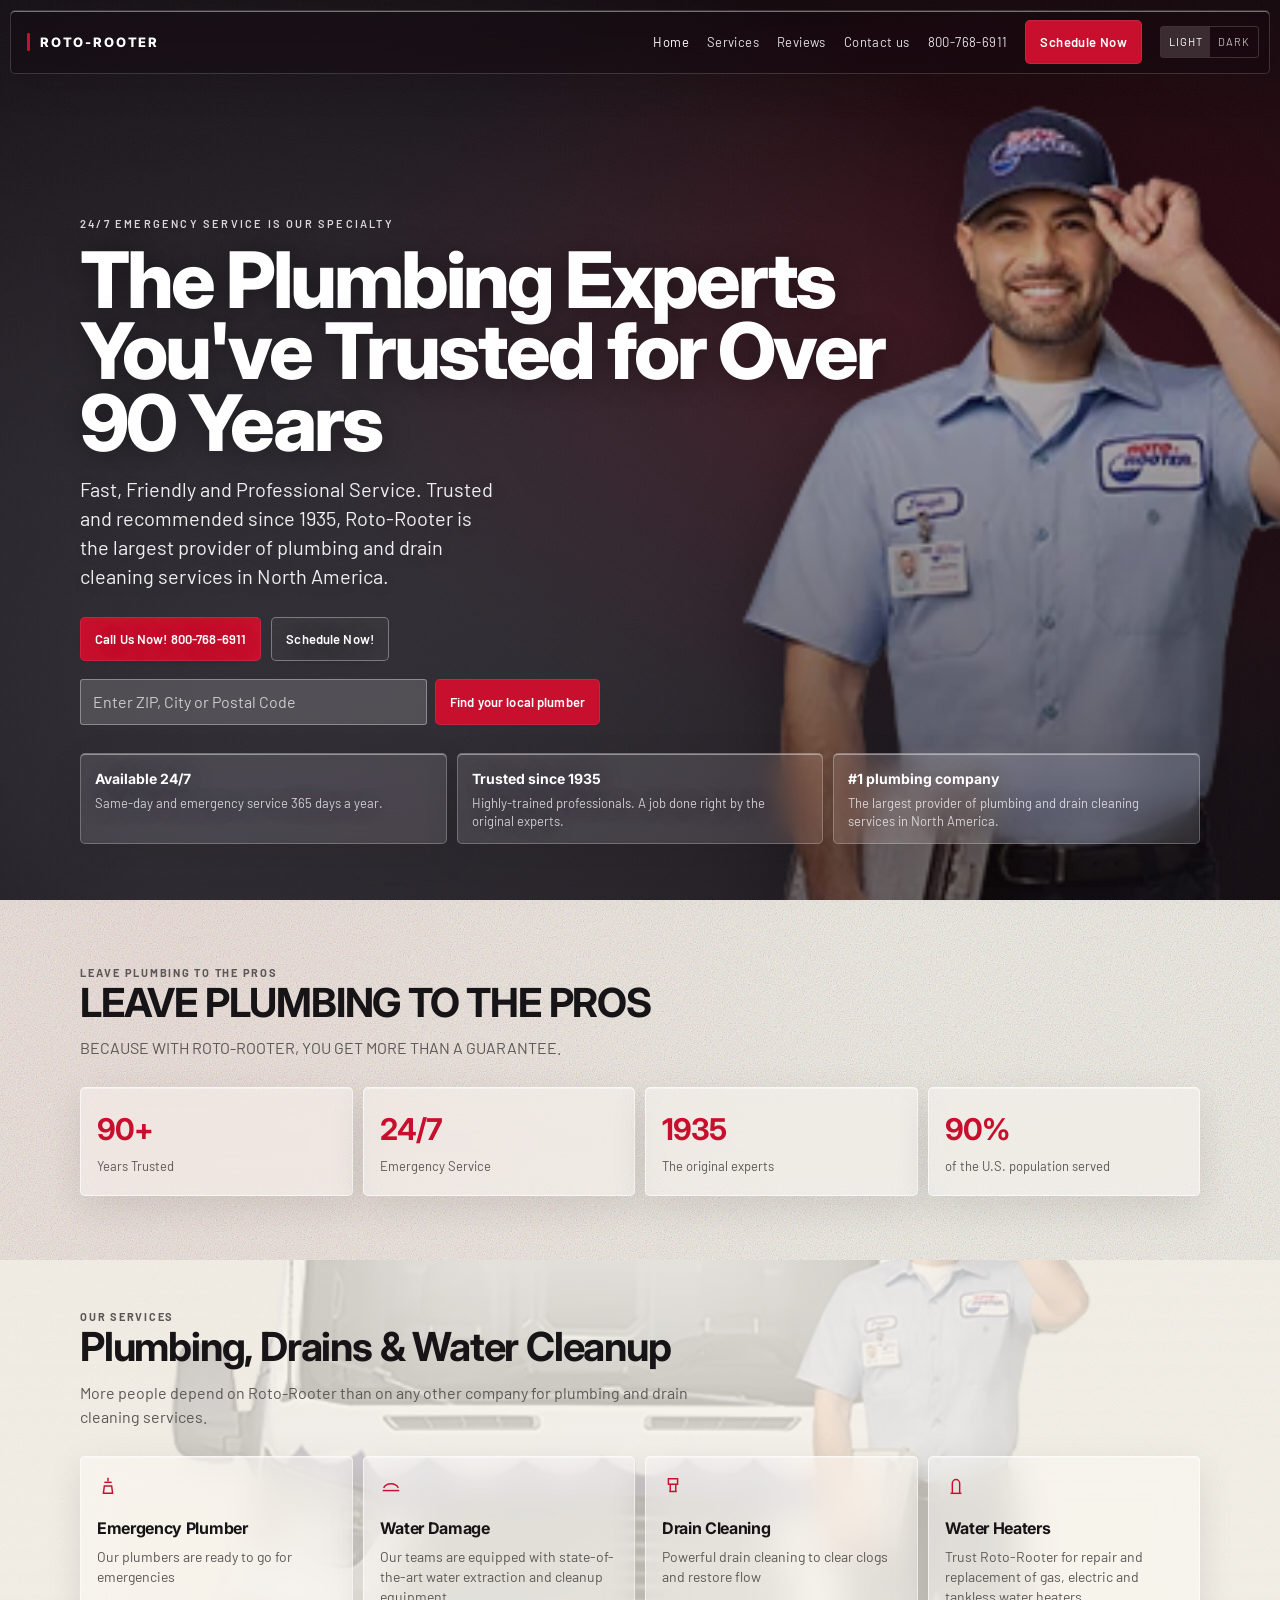
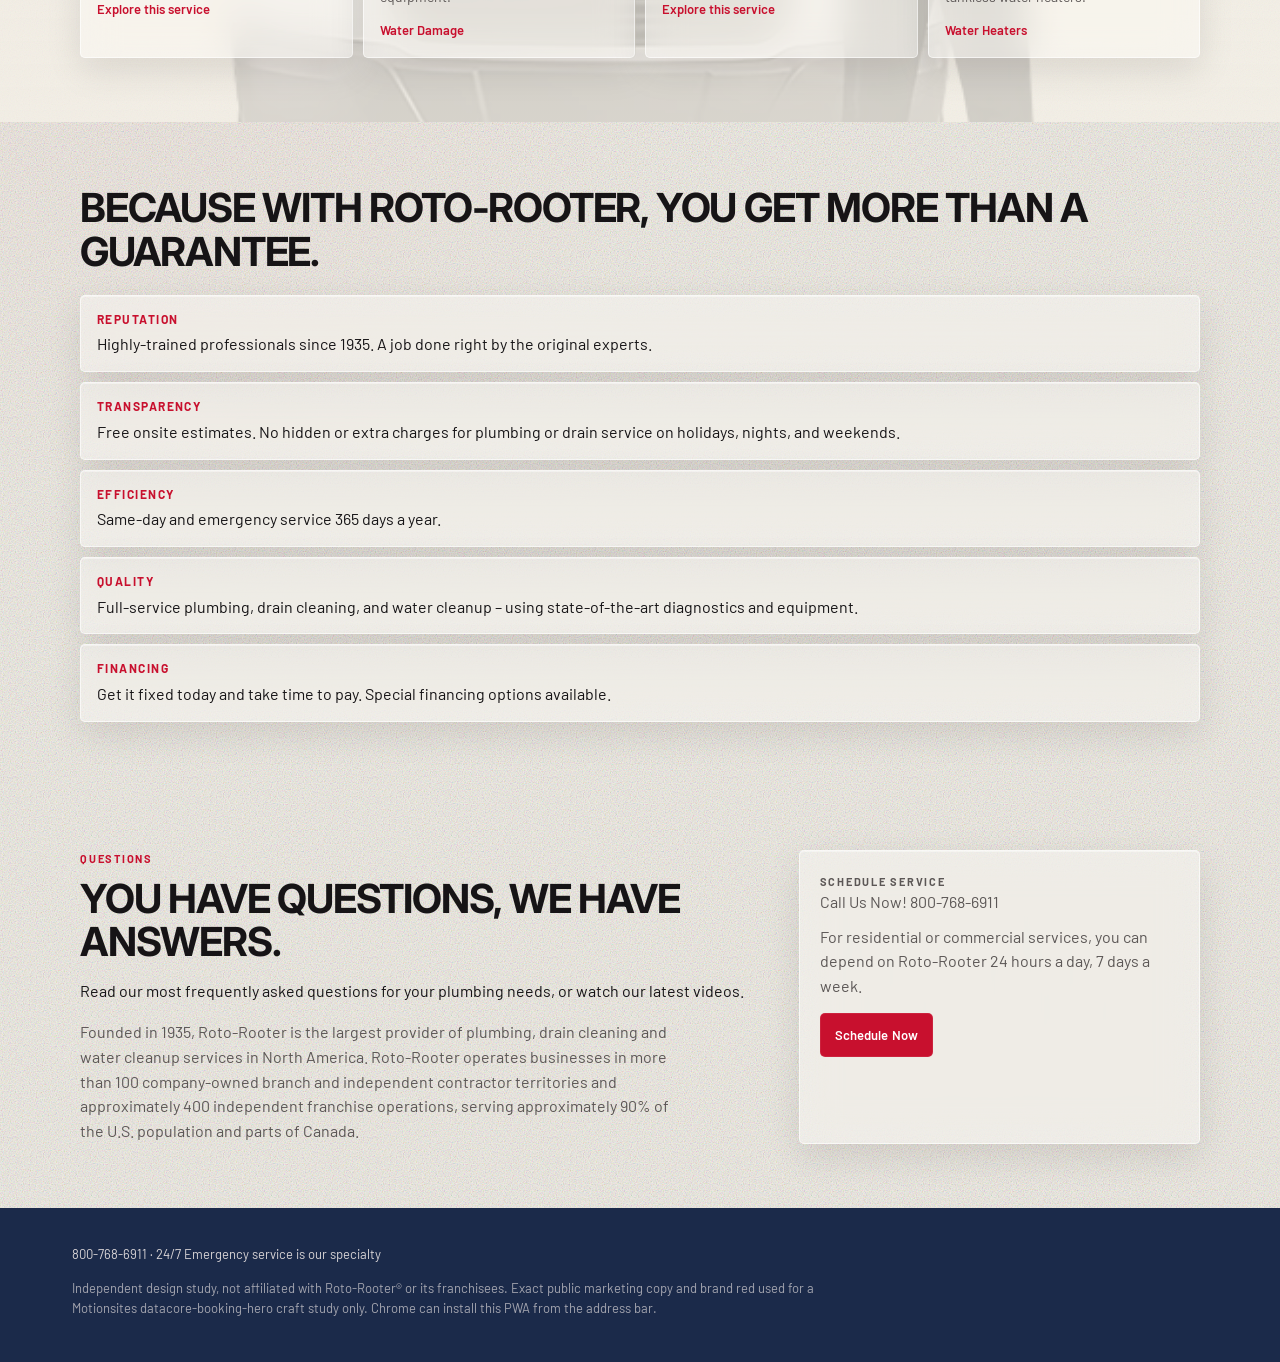
<file: index.html>
<!DOCTYPE html>
<html lang="en">
<head>
  <meta charset="utf-8" />
  <meta name="viewport" content="width=device-width, initial-scale=1" />
  <title>Roto-Rooter® | Plumbing, Drains &amp; Water Cleanup</title>
  <meta name="description" content="Roto-Rooter Plumbing and Water Cleanup® service is the #1 plumbing and drain cleaning company. Open &amp; Available 24/7. Call 1-800-768-6911!" />
  <meta property="og:title" content="Roto-Rooter Plumbing &amp; Drain Service | Roto-Rooter®" />
  <meta property="og:description" content="Roto-Rooter Plumbing and Water Cleanup® service is the #1 plumbing and drain cleaning company. Open &amp; Available 24/7. Call 1-800-768-6911!" />
  <meta property="og:type" content="website" />
  <meta property="og:url" content="https://rotorooter-pwa.vercel.app/" />
  <meta property="og:image" content="https://rotorooter-pwa.vercel.app/images/og.png" />
  <meta property="og:site_name" content="Roto-Rooter Plumbing &amp; Water Cleanup" />
  <meta name="twitter:card" content="summary" />
  <meta name="twitter:title" content="Roto-Rooter® | Plumbing, Drains &amp; Water Cleanup" />
  <meta name="twitter:description" content="Roto-Rooter Plumbing and Water Cleanup® service is the #1 plumbing and drain cleaning company. Open &amp; Available 24/7. Call 1-800-768-6911!" />
  <meta name="theme-color" content="#C8102E" />
  <link rel="canonical" href="https://rotorooter-pwa.vercel.app/" />
  <link rel="manifest" href="/manifest.json" />
  <link rel="icon" href="/icons/icon.svg" type="image/svg+xml" />
  <link rel="apple-touch-icon" href="/icons/icon-192.svg" />
  <link rel="stylesheet" href="/css/app.css" />
  <script>
    (function () {
      try {
        var t = localStorage.getItem('rr-theme');
        if (t === 'light' || t === 'dark') document.documentElement.setAttribute('data-theme', t);
        else document.documentElement.setAttribute('data-theme', window.matchMedia('(prefers-color-scheme: dark)').matches ? 'dark' : 'light');
      } catch (e) {}
    })();
  </script>
</head>
<body>
  <a class="skip" href="#main">Skip to content</a>
  <header class="nav liquid-glass">
    <a class="brand" href="/"><span class="brand-rule" aria-hidden="true"></span>ROTO-ROOTER</a>
    <div class="nav-end">
      <nav class="nav-links" id="navLinks" aria-label="Primary">
        <a href="/" aria-current="page">Home</a>
        <a href="/services">Services</a>
        <a href="/reviews">Reviews</a>
        <a href="/contact">Contact us</a>
        <a href="tel:8007686911">800-768-6911</a>
        <a class="cta cta-nav" href="/schedule">Schedule Now</a>
        <div class="nav-tools">
          <div class="seg" role="group" aria-label="Theme">
            <button type="button" data-set-theme="light" aria-pressed="true">Light</button>
            <button type="button" data-set-theme="dark" aria-pressed="false">Dark</button>
          </div>
        </div>
      </nav>
      <a class="cta cta-compact" href="tel:8007686911">800-768-6911</a>
      <button class="menu-btn" type="button" aria-expanded="false" aria-controls="navLinks">Menu</button>
    </div>
  </header>
  <section class="hero">
    <div id="heroBg" class="hero-media" aria-hidden="true">
      <video class="hero-video" id="heroVideo" autoplay muted loop playsinline>
        <source src="https://d8j0ntlcm91z4.cloudfront.net/user_38xzZboKViGWJOttwIXH07lWA1P/hf_20260210_031346_d87182fb-b0af-4273-84d1-c6fd17d6bf0f.mp4" type="video/mp4" />
      </video>
      <img class="hero-cutout" src="/images/hero.webp" srcset="/images/hero-mobile.webp 800w, /images/hero.webp 1600w" sizes="(max-width: 820px) 80vw, 58vw" alt="" />
    </div>
    <div class="hero-grade" aria-hidden="true"></div>
    <div class="hero-grain" aria-hidden="true"></div>
    <div class="hero-overlay"></div>
    <div class="hero-inner">
      <p class="eyebrow">24/7 Emergency service is our specialty</p>
      <h1>The Plumbing Experts You've Trusted for Over 90 Years</h1>
      <p class="lede">Fast, Friendly and Professional Service. Trusted and recommended since 1935, Roto-Rooter is the largest provider of plumbing and drain cleaning services in North America.</p>
      <div class="hero-actions">
        <a class="cta" href="tel:8007686911">Call Us Now! 800-768-6911</a>
        <a class="btn-ghost" href="/schedule">Schedule Now!</a>
      </div>
      <form class="zip" action="/schedule" method="get">
        <label for="zip">Enter ZIP, City or Postal Code</label>
        <input id="zip" name="zip" placeholder="Enter ZIP, City or Postal Code" />
        <button class="cta" type="submit">Find your local plumber</button>
      </form>
      <ul class="trust-row">
        <li class="liquid-glass"><b>Available 24/7</b><span>Same-day and emergency service 365 days a year.</span></li>
        <li class="liquid-glass"><b>Trusted since 1935</b><span>Highly-trained professionals. A job done right by the original experts.</span></li>
        <li class="liquid-glass"><b>#1 plumbing company</b><span>The largest provider of plumbing and drain cleaning services in North America.</span></li>
      </ul>
    </div>
  </section>
  <main class="page" id="main">
    <section class="section">
      <p class="kicker">Leave plumbing to the pros</p>
      <h2>LEAVE PLUMBING TO THE PROS</h2>
      <p>BECAUSE WITH ROTO-ROOTER, YOU GET MORE THAN A GUARANTEE.</p>
      <div class="stats">
        <div class="stat liquid-glass"><b>90+</b><span>Years Trusted</span></div>
        <div class="stat liquid-glass"><b>24/7</b><span>Emergency Service</span></div>
        <div class="stat liquid-glass"><b>1935</b><span>The original experts</span></div>
        <div class="stat liquid-glass"><b>90%</b><span>of the U.S. population served</span></div>
      </div>
    </section>
    <section class="section band" style="padding-top:48px">
      <p class="kicker">Our Services</p>
      <h2>Plumbing, Drains &amp; Water Cleanup</h2>
      <p>More people depend on Roto-Rooter than on any other company for plumbing and drain cleaning services.</p>
      <div class="grid">
        <article class="card liquid-glass">
          <svg viewBox="0 0 24 24" aria-hidden="true"><path d="M12 3v4"/><path d="M8 8h8"/><path d="M7 20h10l-1-8H8l-1 8z"/></svg>
          <h3>Emergency Plumber</h3>
          <p>Our plumbers are ready to go for emergencies</p>
          <a href="/services#emergency">Explore this service</a>
        </article>
        <article class="card liquid-glass">
          <svg viewBox="0 0 24 24" aria-hidden="true"><path d="M4 14c3-6 13-6 16 0"/><path d="M3 17h18"/></svg>
          <h3>Water Damage</h3>
          <p>Our teams are equipped with state-of-the-art water extraction and cleanup equipment.</p>
          <a href="/services#water">Water Damage</a>
        </article>
        <article class="card liquid-glass">
          <svg viewBox="0 0 24 24" aria-hidden="true"><path d="M7 4h10v6H7z"/><path d="M9 10v8M15 10v8"/><path d="M8 18h8"/></svg>
          <h3>Drain Cleaning</h3>
          <p>Powerful drain cleaning to clear clogs and restore flow</p>
          <a href="/services#drain">Explore this service</a>
        </article>
        <article class="card liquid-glass">
          <svg viewBox="0 0 24 24" aria-hidden="true"><path d="M8 20V9a4 4 0 0 1 8 0v11"/><path d="M6 20h12"/></svg>
          <h3>Water Heaters</h3>
          <p>Trust Roto-Rooter for repair and replacement of gas, electric and tankless water heaters.</p>
          <a href="/services#heaters">Water Heaters</a>
        </article>
      </div>
    </section>
    <section class="section">
      <h2>BECAUSE WITH ROTO-ROOTER, YOU GET MORE THAN A GUARANTEE.</h2>
      <ul class="pros">
        <li class="liquid-glass"><strong>REPUTATION</strong> Highly-trained professionals since 1935. A job done right by the original experts.</li>
        <li class="liquid-glass"><strong>TRANSPARENCY</strong> Free onsite estimates. No hidden or extra charges for plumbing or drain service on holidays, nights, and weekends.</li>
        <li class="liquid-glass"><strong>EFFICIENCY</strong> Same-day and emergency service 365 days a year.</li>
        <li class="liquid-glass"><strong>QUALITY</strong> Full-service plumbing, drain cleaning, and water cleanup – using state-of-the-art diagnostics and equipment.</li>
        <li class="liquid-glass"><strong>FINANCING</strong> Get it fixed today and take time to pay. Special financing options available.</li>
      </ul>
    </section>
    <section class="section">
      <div class="split">
        <div>
          <p class="kicker">Questions</p>
          <h2>YOU HAVE QUESTIONS, WE HAVE ANSWERS.</h2>
          <p>Read our most frequently asked questions for your plumbing needs, or watch our latest videos.</p>
          <p class="prose" style="margin-top:14px">Founded in 1935, Roto-Rooter is the largest provider of plumbing, drain cleaning and water cleanup services in North America. Roto-Rooter operates businesses in more than 100 company-owned branch and independent contractor territories and approximately 400 independent franchise operations, serving approximately 90% of the U.S. population and parts of Canada.</p>
        </div>
        <aside class="panel liquid-glass">
          <p class="kicker">Schedule Service</p>
          <p>Call Us Now! 800-768-6911</p>
          <p style="margin-top:10px">For residential or commercial services, you can depend on Roto-Rooter 24 hours a day, 7 days a week.</p>
          <a class="cta" href="/schedule">Schedule Now</a>
        </aside>
      </div>
    </section>
  </main>
  <footer class="footer">
    <div>800-768-6911 · 24/7 Emergency service is our specialty</div>
    <p class="disclaimer">Independent design study, not affiliated with Roto-Rooter® or its franchisees. Exact public marketing copy and brand red used for a Motionsites datacore-booking-hero craft study only. Chrome can install this PWA from the address bar.</p>
  </footer>
  <div class="dock liquid-glass">
    <a class="cta" href="tel:8007686911">800-768-6911</a>
    <a class="btn-ghost" href="/schedule">Schedule Now</a>
  </div>
  <script src="/js/app.js"></script>
</body>
</html>
</file>
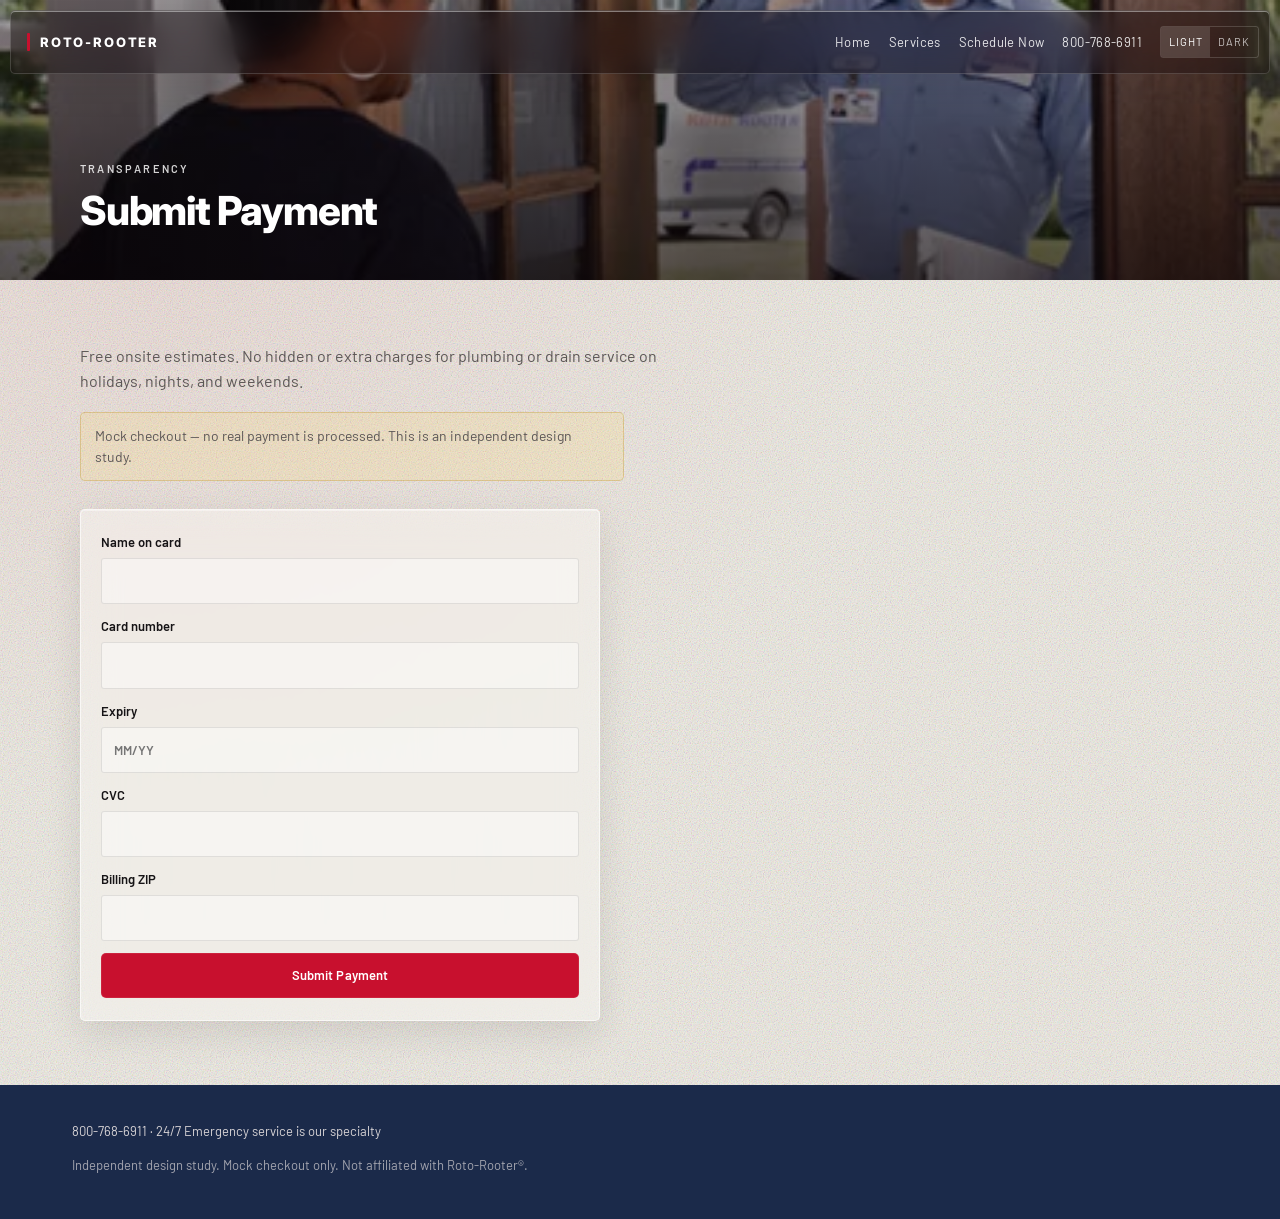
<file: checkout.html>
<!DOCTYPE html>
<html lang="en">
<head>
  <meta charset="utf-8" />
  <meta name="viewport" content="width=device-width, initial-scale=1" />
  <title>Submit Payment | Roto-Rooter Design Study</title>
  <meta name="description" content="Free onsite estimates. No hidden or extra charges for plumbing or drain service on holidays, nights, and weekends." />
  <meta property="og:title" content="Submit Payment | Roto-Rooter Design Study" />
  <meta property="og:description" content="Free onsite estimates. No hidden or extra charges for plumbing or drain service on holidays, nights, and weekends." />
  <meta property="og:type" content="website" />
  <meta property="og:url" content="https://rotorooter-pwa.vercel.app/checkout" />
  <meta property="og:image" content="https://rotorooter-pwa.vercel.app/images/og.png" />
  <meta name="theme-color" content="#C8102E" />
  <link rel="canonical" href="https://rotorooter-pwa.vercel.app/checkout" />
  <link rel="manifest" href="/manifest.json" />
  <link rel="icon" href="/icons/icon.svg" type="image/svg+xml" />
  <link rel="apple-touch-icon" href="/icons/icon-192.svg" />
  <link rel="stylesheet" href="/css/app.css" />
  <script>
    (function () {
      try {
        var t = localStorage.getItem('rr-theme');
        if (t === 'light' || t === 'dark') document.documentElement.setAttribute('data-theme', t);
        else document.documentElement.setAttribute('data-theme', window.matchMedia('(prefers-color-scheme: dark)').matches ? 'dark' : 'light');
      } catch (e) {}
    })();
  </script>
</head>
<body class="page">
  <a class="skip" href="#main">Skip to content</a>
  <header class="nav liquid-glass">
    <a class="brand" href="/"><span class="brand-rule" aria-hidden="true"></span>ROTO-ROOTER</a>
    <div class="nav-end">
      <nav class="nav-links" id="navLinks" aria-label="Primary">
        <a href="/">Home</a>
        <a href="/services">Services</a>
        <a href="/schedule">Schedule Now</a>
        <a href="tel:8007686911">800-768-6911</a>
        <div class="nav-tools">
          <div class="seg" role="group" aria-label="Theme">
            <button type="button" data-set-theme="light">Light</button>
            <button type="button" data-set-theme="dark">Dark</button>
          </div>
        </div>
      </nav>
      <a class="cta cta-compact" href="tel:8007686911">800-768-6911</a>
      <button class="menu-btn" type="button" aria-expanded="false" aria-controls="navLinks">Menu</button>
    </div>
  </header>
  <section class="page-hero">
    <div class="page-hero-bg restored" aria-hidden="true"></div>
    <div class="page-hero-inner">
      <p class="eyebrow">Transparency</p>
      <h1>Submit Payment</h1>
    </div>
  </section>
  <main class="page" id="main">
    <section class="section">
      <p>Free onsite estimates. No hidden or extra charges for plumbing or drain service on holidays, nights, and weekends.</p>
      <p class="notice" style="margin-top:18px">Mock checkout — no real payment is processed. This is an independent design study.</p>
      <form class="panel liquid-glass" id="pay" style="margin-top:28px">
        <label>Name on card <input name="cardname" required autocomplete="off" /></label>
        <label>Card number <input name="card" required autocomplete="off" inputmode="numeric" /></label>
        <label>Expiry <input name="exp" placeholder="MM/YY" required autocomplete="off" /></label>
        <label>CVC <input name="cvc" required autocomplete="off" /></label>
        <label>Billing ZIP <input name="zip" required autocomplete="off" /></label>
        <button class="submit" type="submit">Submit Payment</button>
      </form>
      <div class="ok" id="done" hidden>
        <strong>Payment submitted (demo).</strong>
        <p>Your mock dispatch request was received. A local franchise would call you next. No payment was charged.</p>
        <p style="margin-top:14px"><a class="cta" href="/">Return home</a></p>
      </div>
    </section>
  </main>
  <footer class="footer">
    <div>800-768-6911 · 24/7 Emergency service is our specialty</div>
    <p class="disclaimer">Independent design study. Mock checkout only. Not affiliated with Roto-Rooter®.</p>
  </footer>
  <div class="dock liquid-glass">
    <a class="cta" href="tel:8007686911">800-768-6911</a>
    <a class="btn-ghost" href="/schedule">Schedule Now</a>
  </div>
  <script src="/js/app.js"></script>
</body>
</html>
</file>
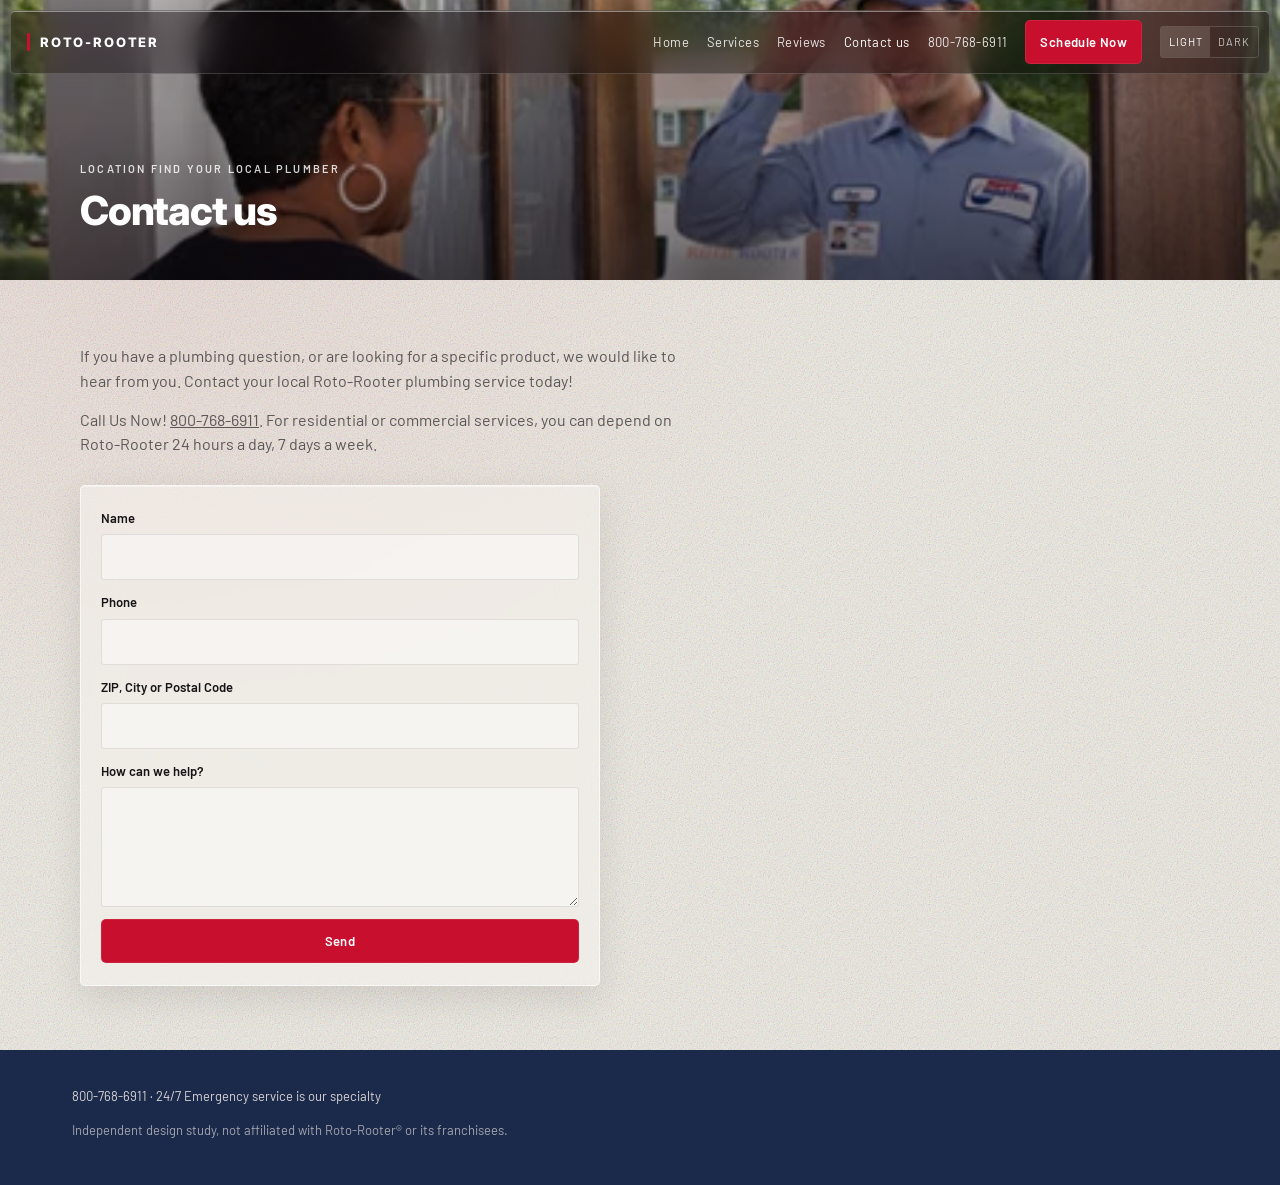
<file: contact.html>
<!DOCTYPE html>
<html lang="en">
<head>
  <meta charset="utf-8" />
  <meta name="viewport" content="width=device-width, initial-scale=1" />
  <title>Contact Roto-Rooter | Contact Your Local Plumbing &amp; Drain Service</title>
  <meta name="description" content="If you have a plumbing question, or are looking for a specific product, we would like to hear from you. Contact your local Roto-Rooter plumbing service today!" />
  <meta property="og:title" content="Contact Us | Roto-Rooter" />
  <meta property="og:description" content="If you have a plumbing question, or are looking for a specific product, we would like to hear from you. Contact your local Roto-Rooter plumbing service today!" />
  <meta property="og:type" content="website" />
  <meta property="og:url" content="https://rotorooter-pwa.vercel.app/contact" />
  <meta property="og:image" content="https://rotorooter-pwa.vercel.app/images/og.png" />
  <meta name="twitter:card" content="summary" />
  <meta name="twitter:title" content="Contact Us | Roto-Rooter" />
  <meta name="twitter:description" content="If you have a plumbing question, or are looking for a specific product, we would like to hear from you. Contact your local Roto-Rooter plumbing service today!" />
  <meta name="theme-color" content="#C8102E" />
  <link rel="canonical" href="https://rotorooter-pwa.vercel.app/contact" />
  <link rel="manifest" href="/manifest.json" />
  <link rel="icon" href="/icons/icon.svg" type="image/svg+xml" />
  <link rel="apple-touch-icon" href="/icons/icon-192.svg" />
  <link rel="stylesheet" href="/css/app.css" />
  <script>
    (function () {
      try {
        var t = localStorage.getItem('rr-theme');
        if (t === 'light' || t === 'dark') document.documentElement.setAttribute('data-theme', t);
        else document.documentElement.setAttribute('data-theme', window.matchMedia('(prefers-color-scheme: dark)').matches ? 'dark' : 'light');
      } catch (e) {}
    })();
  </script>
</head>
<body class="page">
  <a class="skip" href="#main">Skip to content</a>
  <header class="nav liquid-glass">
    <a class="brand" href="/"><span class="brand-rule" aria-hidden="true"></span>ROTO-ROOTER</a>
    <div class="nav-end">
      <nav class="nav-links" id="navLinks" aria-label="Primary">
        <a href="/">Home</a>
        <a href="/services">Services</a>
        <a href="/reviews">Reviews</a>
        <a href="/contact" aria-current="page">Contact us</a>
        <a href="tel:8007686911">800-768-6911</a>
        <a class="cta cta-nav" href="/schedule">Schedule Now</a>
        <div class="nav-tools">
          <div class="seg" role="group" aria-label="Theme">
            <button type="button" data-set-theme="light">Light</button>
            <button type="button" data-set-theme="dark">Dark</button>
          </div>
        </div>
      </nav>
      <a class="cta cta-compact" href="tel:8007686911">800-768-6911</a>
      <button class="menu-btn" type="button" aria-expanded="false" aria-controls="navLinks">Menu</button>
    </div>
  </header>
  <section class="page-hero">
    <div class="page-hero-bg" aria-hidden="true"></div>
    <div class="page-hero-inner">
      <p class="eyebrow">Location Find your local plumber</p>
      <h1>Contact us</h1>
    </div>
  </section>
  <main class="page" id="main">
    <section class="section">
      <p>If you have a plumbing question, or are looking for a specific product, we would like to hear from you. Contact your local Roto-Rooter plumbing service today!</p>
      <p class="prose" style="margin-top:14px">Call Us Now! <a href="tel:8007686911">800-768-6911</a>. For residential or commercial services, you can depend on Roto-Rooter 24 hours a day, 7 days a week.</p>
      <form class="panel liquid-glass" action="/schedule" method="get" style="margin-top:28px">
        <label>Name <input name="name" required /></label>
        <label>Phone <input name="phone" required /></label>
        <label>ZIP, City or Postal Code <input name="zip" /></label>
        <label>How can we help? <textarea name="msg"></textarea></label>
        <button class="submit" type="submit">Send</button>
      </form>
    </section>
  </main>
  <footer class="footer">
    <div>800-768-6911 · 24/7 Emergency service is our specialty</div>
    <p class="disclaimer">Independent design study, not affiliated with Roto-Rooter® or its franchisees.</p>
  </footer>
  <div class="dock liquid-glass">
    <a class="cta" href="tel:8007686911">800-768-6911</a>
    <a class="btn-ghost" href="/schedule">Schedule Now</a>
  </div>
  <script src="/js/app.js"></script>
</body>
</html>
</file>
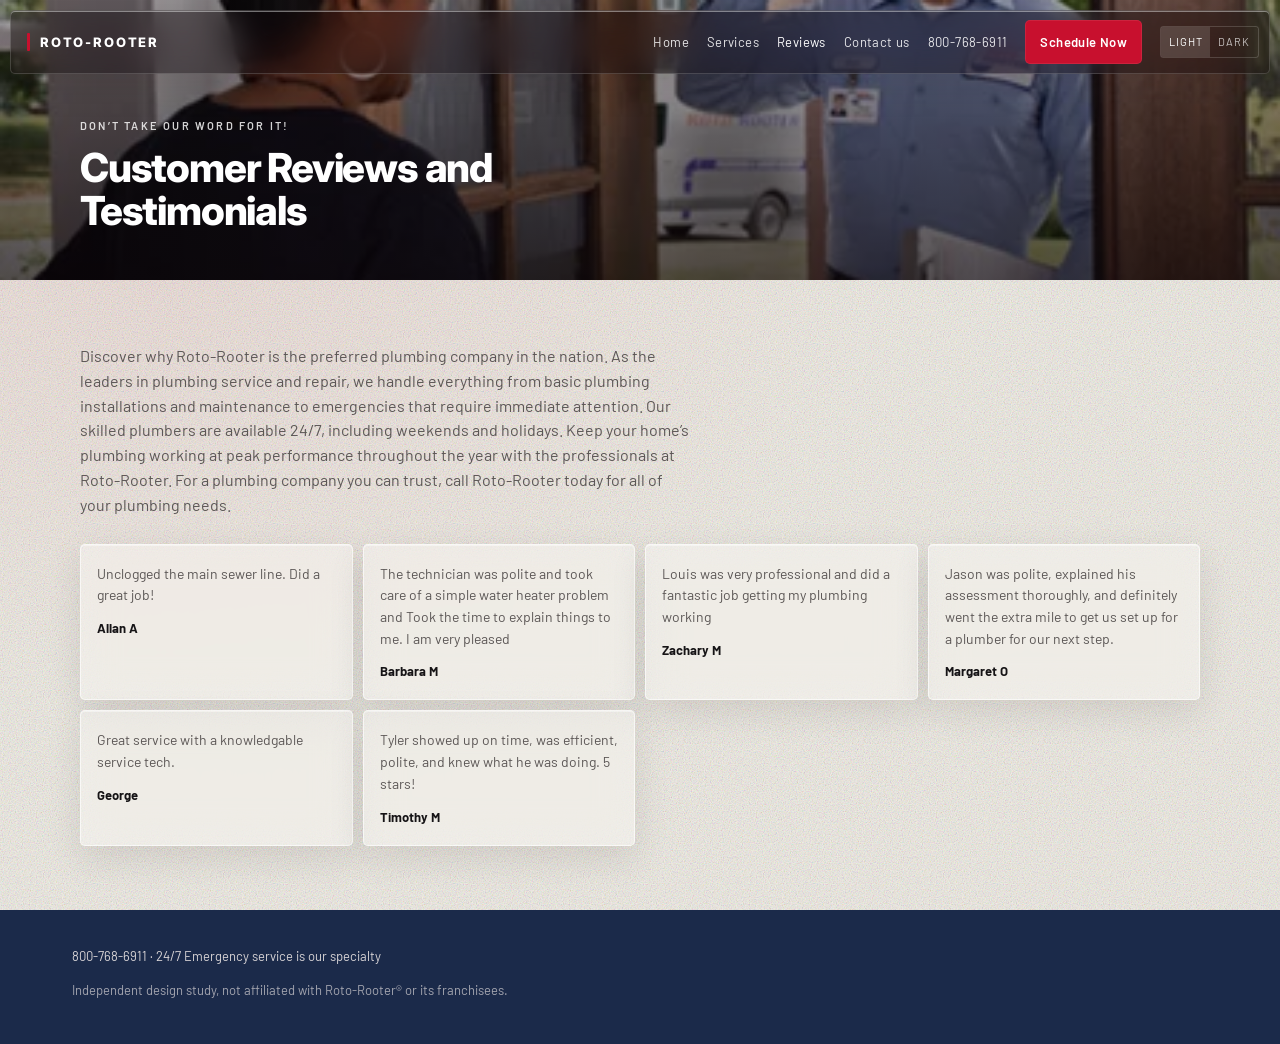
<file: reviews.html>
<!DOCTYPE html>
<html lang="en">
<head>
  <meta charset="utf-8" />
  <meta name="viewport" content="width=device-width, initial-scale=1" />
  <title>Customer Reviews and Testimonials | Roto-Rooter</title>
  <meta name="description" content="Let Roto-Rooter service your plumbing right the first time. See why our customers love our services reviews that speak for themselves." />
  <meta property="og:title" content="Customer Reviews and Testimonials | Roto-Rooter" />
  <meta property="og:description" content="Let Roto-Rooter service your plumbing right the first time. See why our customers love our services reviews that speak for themselves." />
  <meta property="og:type" content="website" />
  <meta property="og:url" content="https://rotorooter-pwa.vercel.app/reviews" />
  <meta property="og:image" content="https://rotorooter-pwa.vercel.app/images/og.png" />
  <meta name="twitter:card" content="summary" />
  <meta name="twitter:title" content="Customer Reviews and Testimonials | Roto-Rooter" />
  <meta name="twitter:description" content="Let Roto-Rooter service your plumbing right the first time. See why our customers love our services reviews that speak for themselves." />
  <meta name="theme-color" content="#C8102E" />
  <link rel="canonical" href="https://rotorooter-pwa.vercel.app/reviews" />
  <link rel="manifest" href="/manifest.json" />
  <link rel="icon" href="/icons/icon.svg" type="image/svg+xml" />
  <link rel="apple-touch-icon" href="/icons/icon-192.svg" />
  <link rel="stylesheet" href="/css/app.css" />
  <script>
    (function () {
      try {
        var t = localStorage.getItem('rr-theme');
        if (t === 'light' || t === 'dark') document.documentElement.setAttribute('data-theme', t);
        else document.documentElement.setAttribute('data-theme', window.matchMedia('(prefers-color-scheme: dark)').matches ? 'dark' : 'light');
      } catch (e) {}
    })();
  </script>
</head>
<body class="page">
  <a class="skip" href="#main">Skip to content</a>
  <header class="nav liquid-glass">
    <a class="brand" href="/"><span class="brand-rule" aria-hidden="true"></span>ROTO-ROOTER</a>
    <div class="nav-end">
      <nav class="nav-links" id="navLinks" aria-label="Primary">
        <a href="/">Home</a>
        <a href="/services">Services</a>
        <a href="/reviews" aria-current="page">Reviews</a>
        <a href="/contact">Contact us</a>
        <a href="tel:8007686911">800-768-6911</a>
        <a class="cta cta-nav" href="/schedule">Schedule Now</a>
        <div class="nav-tools">
          <div class="seg" role="group" aria-label="Theme">
            <button type="button" data-set-theme="light">Light</button>
            <button type="button" data-set-theme="dark">Dark</button>
          </div>
        </div>
      </nav>
      <a class="cta cta-compact" href="tel:8007686911">800-768-6911</a>
      <button class="menu-btn" type="button" aria-expanded="false" aria-controls="navLinks">Menu</button>
    </div>
  </header>
  <section class="page-hero">
    <div class="page-hero-bg restored" aria-hidden="true"></div>
    <div class="page-hero-inner">
      <p class="eyebrow">don’t take our word for it!</p>
      <h1>Customer Reviews and Testimonials</h1>
    </div>
  </section>
  <main class="page" id="main">
    <section class="section">
      <p>Discover why Roto-Rooter is the preferred plumbing company in the nation. As the leaders in plumbing service and repair, we handle everything from basic plumbing installations and maintenance to emergencies that require immediate attention. Our skilled plumbers are available 24/7, including weekends and holidays. Keep your home’s plumbing working at peak performance throughout the year with the professionals at Roto-Rooter. For a plumbing company you can trust, call Roto-Rooter today for all of your plumbing needs.</p>
      <div class="reviews">
        <article class="review liquid-glass"><p>Unclogged the main sewer line. Did a great job!</p><b>Allan A</b></article>
        <article class="review liquid-glass"><p>The technician was polite and took care of a simple water heater problem and Took the time to explain things to me. I am very pleased</p><b>Barbara M</b></article>
        <article class="review liquid-glass"><p>Louis was very professional and did a fantastic job getting my plumbing working</p><b>Zachary M</b></article>
        <article class="review liquid-glass"><p>Jason was polite, explained his assessment thoroughly, and definitely went the extra mile to get us set up for a plumber for our next step.</p><b>Margaret O</b></article>
        <article class="review liquid-glass"><p>Great service with a knowledgable service tech.</p><b>George</b></article>
        <article class="review liquid-glass"><p>Tyler showed up on time, was efficient, polite, and knew what he was doing. 5 stars!</p><b>Timothy M</b></article>
      </div>
    </section>
  </main>
  <footer class="footer">
    <div>800-768-6911 · 24/7 Emergency service is our specialty</div>
    <p class="disclaimer">Independent design study, not affiliated with Roto-Rooter® or its franchisees.</p>
  </footer>
  <div class="dock liquid-glass">
    <a class="cta" href="tel:8007686911">800-768-6911</a>
    <a class="btn-ghost" href="/schedule">Schedule Now</a>
  </div>
  <script src="/js/app.js"></script>
</body>
</html>
</file>
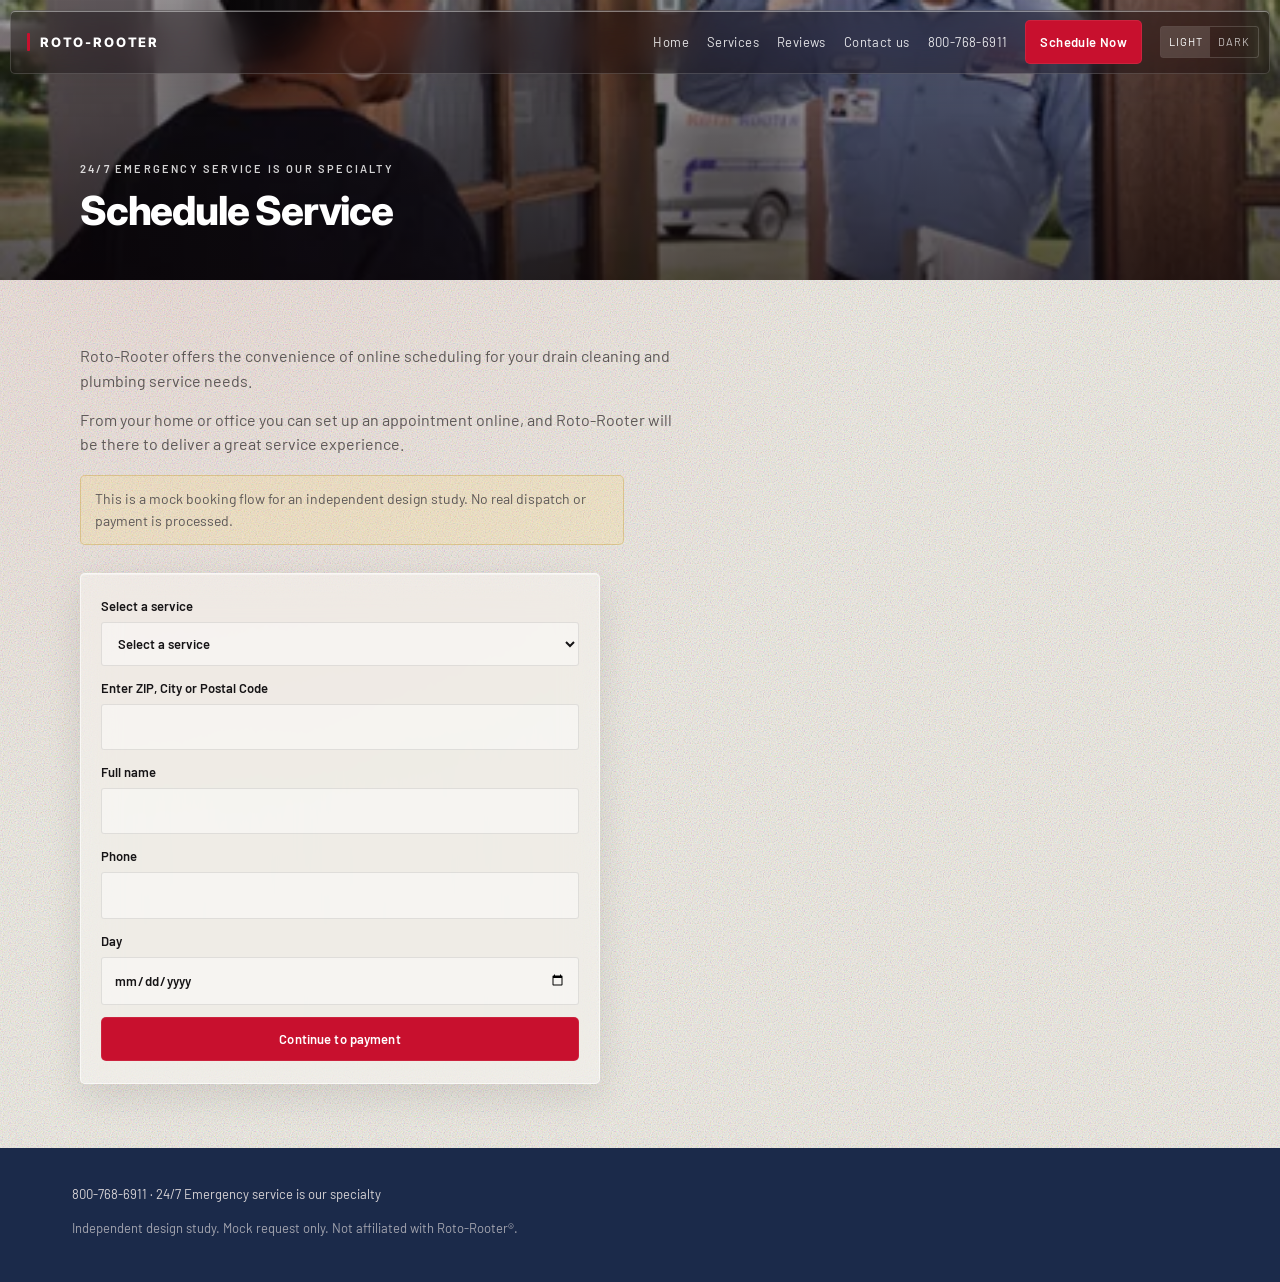
<file: schedule.html>
<!DOCTYPE html>
<html lang="en">
<head>
  <meta charset="utf-8" />
  <meta name="viewport" content="width=device-width, initial-scale=1" />
  <title>Roto-Rooter Plumbing &amp; Water Cleanup | Schedule Your Appointment</title>
  <meta name="description" content="From your home or office you can set up an appointment online, and Roto-Rooter will be there to deliver a great service experience. Learn more about it here!" />
  <meta property="og:title" content="Schedule Service | Roto-Rooter" />
  <meta property="og:description" content="From your home or office you can set up an appointment online, and Roto-Rooter will be there to deliver a great service experience. Learn more about it here!" />
  <meta property="og:type" content="website" />
  <meta property="og:url" content="https://rotorooter-pwa.vercel.app/schedule" />
  <meta property="og:image" content="https://rotorooter-pwa.vercel.app/images/og.png" />
  <meta name="twitter:card" content="summary" />
  <meta name="twitter:title" content="Schedule Service | Roto-Rooter" />
  <meta name="twitter:description" content="From your home or office you can set up an appointment online, and Roto-Rooter will be there to deliver a great service experience. Learn more about it here!" />
  <meta name="theme-color" content="#C8102E" />
  <link rel="canonical" href="https://rotorooter-pwa.vercel.app/schedule" />
  <link rel="manifest" href="/manifest.json" />
  <link rel="icon" href="/icons/icon.svg" type="image/svg+xml" />
  <link rel="apple-touch-icon" href="/icons/icon-192.svg" />
  <link rel="stylesheet" href="/css/app.css" />
  <script>
    (function () {
      try {
        var t = localStorage.getItem('rr-theme');
        if (t === 'light' || t === 'dark') document.documentElement.setAttribute('data-theme', t);
        else document.documentElement.setAttribute('data-theme', window.matchMedia('(prefers-color-scheme: dark)').matches ? 'dark' : 'light');
      } catch (e) {}
    })();
  </script>
</head>
<body class="page">
  <a class="skip" href="#main">Skip to content</a>
  <header class="nav liquid-glass">
    <a class="brand" href="/"><span class="brand-rule" aria-hidden="true"></span>ROTO-ROOTER</a>
    <div class="nav-end">
      <nav class="nav-links" id="navLinks" aria-label="Primary">
        <a href="/">Home</a>
        <a href="/services">Services</a>
        <a href="/reviews">Reviews</a>
        <a href="/contact">Contact us</a>
        <a href="tel:8007686911">800-768-6911</a>
        <a class="cta cta-nav" href="/schedule" aria-current="page">Schedule Now</a>
        <div class="nav-tools">
          <div class="seg" role="group" aria-label="Theme">
            <button type="button" data-set-theme="light">Light</button>
            <button type="button" data-set-theme="dark">Dark</button>
          </div>
        </div>
      </nav>
      <a class="cta cta-compact" href="tel:8007686911">800-768-6911</a>
      <button class="menu-btn" type="button" aria-expanded="false" aria-controls="navLinks">Menu</button>
    </div>
  </header>
  <section class="page-hero">
    <div class="page-hero-bg restored" aria-hidden="true"></div>
    <div class="page-hero-inner">
      <p class="eyebrow">24/7 Emergency service is our specialty</p>
      <h1>Schedule Service</h1>
    </div>
  </section>
  <main class="page" id="main">
    <section class="section">
      <p>Roto-Rooter offers the convenience of online scheduling for your drain cleaning and plumbing service needs.</p>
      <p class="prose" style="margin-top:14px">From your home or office you can set up an appointment online, and Roto-Rooter will be there to deliver a great service experience.</p>
      <p class="notice" style="margin-top:18px">This is a mock booking flow for an independent design study. No real dispatch or payment is processed.</p>
      <form class="panel liquid-glass" action="/checkout" method="get" style="margin-top:28px">
        <label>Select a service
          <select name="service" required>
            <option value="">Select a service</option>
            <option>Emergency Plumber</option>
            <option>Drain Cleaning</option>
            <option>Water Damage</option>
            <option>Water Heaters</option>
          </select>
        </label>
        <label>Enter ZIP, City or Postal Code <input name="zip" required /></label>
        <label>Full name <input name="name" required /></label>
        <label>Phone <input name="phone" required /></label>
        <label>Day <input type="date" name="day" required /></label>
        <button class="submit" type="submit">Continue to payment</button>
      </form>
    </section>
  </main>
  <footer class="footer">
    <div>800-768-6911 · 24/7 Emergency service is our specialty</div>
    <p class="disclaimer">Independent design study. Mock request only. Not affiliated with Roto-Rooter®.</p>
  </footer>
  <div class="dock liquid-glass">
    <a class="cta" href="tel:8007686911">800-768-6911</a>
    <a class="btn-ghost" href="/schedule">Schedule Now</a>
  </div>
  <script src="/js/app.js"></script>
</body>
</html>
</file>
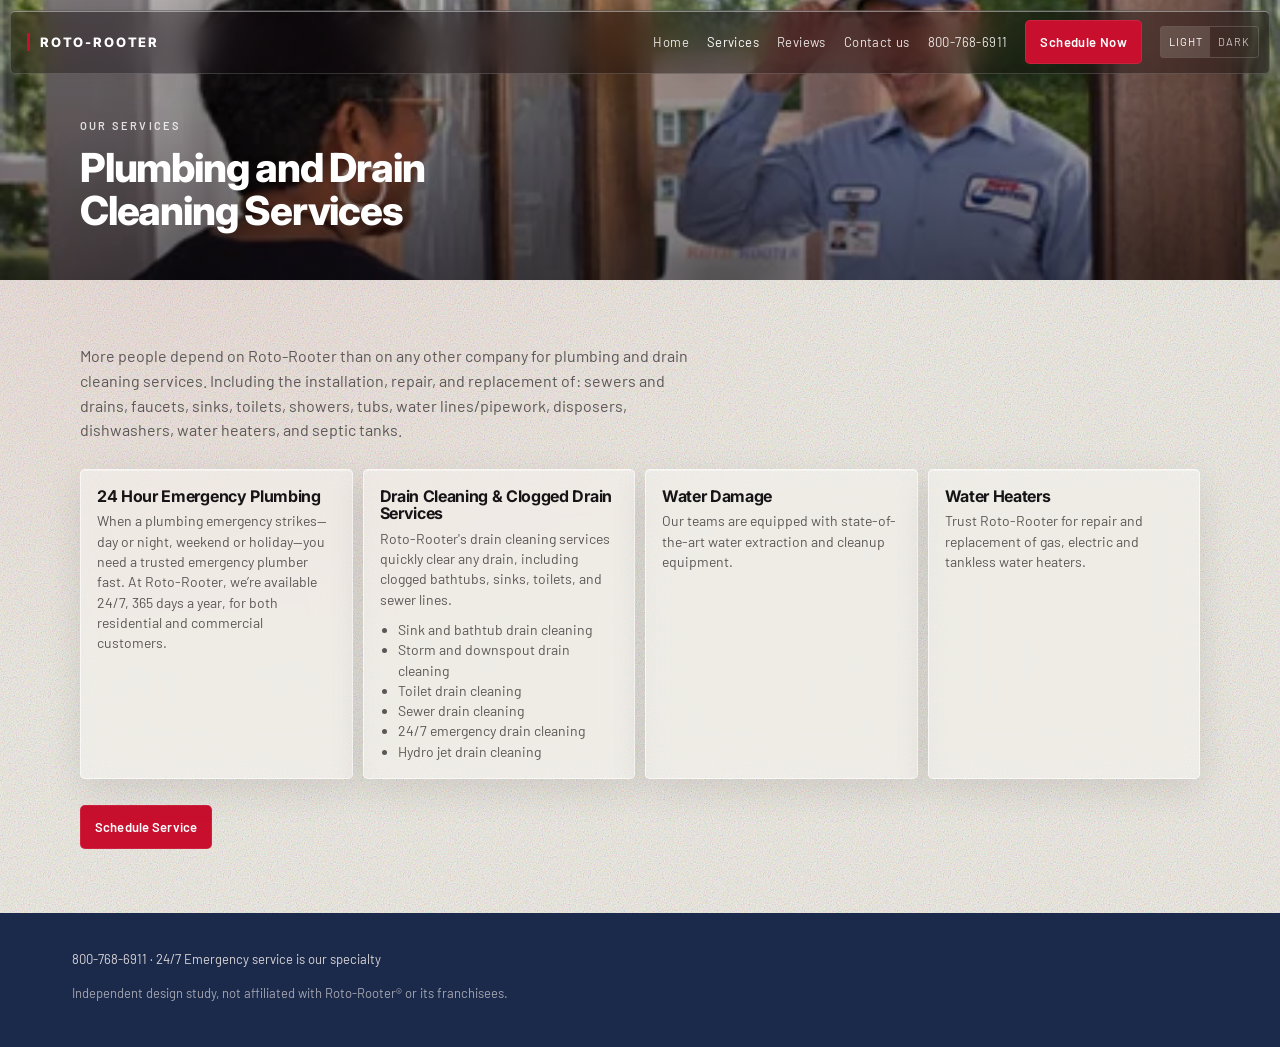
<file: services.html>
<!DOCTYPE html>
<html lang="en">
<head>
  <meta charset="utf-8" />
  <meta name="viewport" content="width=device-width, initial-scale=1" />
  <title>Plumbing and Drain Cleaning Services | Roto-Rooter</title>
  <meta name="description" content="More people depend on Roto-Rooter than on any other company for plumbing and drain cleaning services. Open &amp; Available 24/7. Call 1-800-768-6911!" />
  <meta property="og:title" content="Plumbing and Drain Cleaning Services | Roto-Rooter" />
  <meta property="og:description" content="More people depend on Roto-Rooter than on any other company for plumbing and drain cleaning services. Open &amp; Available 24/7. Call 1-800-768-6911!" />
  <meta property="og:type" content="website" />
  <meta property="og:url" content="https://rotorooter-pwa.vercel.app/services" />
  <meta property="og:image" content="https://rotorooter-pwa.vercel.app/images/og.png" />
  <meta name="twitter:card" content="summary" />
  <meta name="twitter:title" content="Plumbing and Drain Cleaning Services | Roto-Rooter" />
  <meta name="twitter:description" content="More people depend on Roto-Rooter than on any other company for plumbing and drain cleaning services. Open &amp; Available 24/7. Call 1-800-768-6911!" />
  <meta name="theme-color" content="#C8102E" />
  <link rel="canonical" href="https://rotorooter-pwa.vercel.app/services" />
  <link rel="manifest" href="/manifest.json" />
  <link rel="icon" href="/icons/icon.svg" type="image/svg+xml" />
  <link rel="apple-touch-icon" href="/icons/icon-192.svg" />
  <link rel="stylesheet" href="/css/app.css" />
  <script>
    (function () {
      try {
        var t = localStorage.getItem('rr-theme');
        if (t === 'light' || t === 'dark') document.documentElement.setAttribute('data-theme', t);
        else document.documentElement.setAttribute('data-theme', window.matchMedia('(prefers-color-scheme: dark)').matches ? 'dark' : 'light');
      } catch (e) {}
    })();
  </script>
</head>
<body class="page">
  <a class="skip" href="#main">Skip to content</a>
  <header class="nav liquid-glass">
    <a class="brand" href="/"><span class="brand-rule" aria-hidden="true"></span>ROTO-ROOTER</a>
    <div class="nav-end">
      <nav class="nav-links" id="navLinks" aria-label="Primary">
        <a href="/">Home</a>
        <a href="/services" aria-current="page">Services</a>
        <a href="/reviews">Reviews</a>
        <a href="/contact">Contact us</a>
        <a href="tel:8007686911">800-768-6911</a>
        <a class="cta cta-nav" href="/schedule">Schedule Now</a>
        <div class="nav-tools">
          <div class="seg" role="group" aria-label="Theme">
            <button type="button" data-set-theme="light">Light</button>
            <button type="button" data-set-theme="dark">Dark</button>
          </div>
        </div>
      </nav>
      <a class="cta cta-compact" href="tel:8007686911">800-768-6911</a>
      <button class="menu-btn" type="button" aria-expanded="false" aria-controls="navLinks">Menu</button>
    </div>
  </header>
  <section class="page-hero">
    <div class="page-hero-bg" aria-hidden="true"></div>
    <div class="page-hero-inner">
      <p class="eyebrow">Our Services</p>
      <h1>Plumbing and Drain Cleaning Services</h1>
    </div>
  </section>
  <main class="page" id="main">
    <section class="section">
      <p>More people depend on Roto-Rooter than on any other company for plumbing and drain cleaning services. Including the installation, repair, and replacement of: sewers and drains, faucets, sinks, toilets, showers, tubs, water lines/pipework, disposers, dishwashers, water heaters, and septic tanks.</p>
      <div class="grid">
        <article class="card liquid-glass" id="emergency">
          <h2>24 Hour Emergency Plumbing</h2>
          <p>When a plumbing emergency strikes—day or night, weekend or holiday—you need a trusted emergency plumber fast. At Roto-Rooter, we’re available 24/7, 365 days a year, for both residential and commercial customers.</p>
        </article>
        <article class="card liquid-glass" id="drain">
          <h2>Drain Cleaning &amp; Clogged Drain Services</h2>
          <p>Roto-Rooter's drain cleaning services quickly clear any drain, including clogged bathtubs, sinks, toilets, and sewer lines.</p>
          <ul>
            <li>Sink and bathtub drain cleaning</li>
            <li>Storm and downspout drain cleaning</li>
            <li>Toilet drain cleaning</li>
            <li>Sewer drain cleaning</li>
            <li>24/7 emergency drain cleaning</li>
            <li>Hydro jet drain cleaning</li>
          </ul>
        </article>
        <article class="card liquid-glass" id="water">
          <h2>Water Damage</h2>
          <p>Our teams are equipped with state-of-the-art water extraction and cleanup equipment.</p>
        </article>
        <article class="card liquid-glass" id="heaters">
          <h2>Water Heaters</h2>
          <p>Trust Roto-Rooter for repair and replacement of gas, electric and tankless water heaters.</p>
        </article>
      </div>
      <p style="margin-top:26px"><a class="cta" href="/schedule">Schedule Service</a></p>
    </section>
  </main>
  <footer class="footer">
    <div>800-768-6911 · 24/7 Emergency service is our specialty</div>
    <p class="disclaimer">Independent design study, not affiliated with Roto-Rooter® or its franchisees.</p>
  </footer>
  <div class="dock liquid-glass">
    <a class="cta" href="tel:8007686911">800-768-6911</a>
    <a class="btn-ghost" href="/schedule">Schedule Now</a>
  </div>
  <script src="/js/app.js"></script>
</body>
</html>
</file>
<file: css/app.css>
@import url('https://fonts.googleapis.com/css2?family=Barlow:wght@400;500;600;700&family=Inter:wght@500;600;700;800&display=swap');

:root {
  --red: #C8102E;
  --red-2: #d41434;
  --red-deep: #7a0a1c;
  --navy: #1B2A4A;
  --cream: #f3efe6;
  --ink: #161416;
  --muted: #5c5756;
  --white: #ffffff;
  --line: rgba(22, 20, 22, 0.1);
  --glass: rgba(255, 255, 255, 0.56);
  --glass-border: rgba(255, 255, 255, 0.62);
  --glass-ink: #161416;
  --page: var(--cream);
  --panel: rgba(255, 255, 255, 0.42);
  --r: 5px;
  --r-sm: 3px;
  --ease: cubic-bezier(0.22, 1, 0.36, 1);
  --t: 280ms;
  --pad: clamp(20px, 6vw, 72px);
  --max: 1120px;
  --nav-h: 64px;
  color-scheme: light;
}

html[data-theme="dark"] {
  --cream: #10090c;
  --ink: #f3ecee;
  --muted: #b3a4a8;
  --line: rgba(255, 255, 255, 0.1);
  --glass: rgba(16, 8, 12, 0.48);
  --glass-border: rgba(255, 255, 255, 0.14);
  --glass-ink: #f3ecee;
  --page: #0a0608;
  --panel: rgba(22, 10, 14, 0.55);
  color-scheme: dark;
}

* { box-sizing: border-box; }
html, body { margin: 0; padding: 0; }
html { background: #12080c; }
body {
  font-family: Barlow, Inter, system-ui, sans-serif;
  color: var(--ink);
  background: var(--page);
  line-height: 1.55;
  min-height: 100%;
}
img { max-width: 100%; }
a { color: inherit; }
button, input, select, textarea { font: inherit; }

.skip {
  position: absolute;
  left: 12px;
  top: -48px;
  z-index: 80;
  padding: 8px 12px;
  background: var(--red);
  color: #fff;
  border-radius: var(--r-sm);
}
.skip:focus { top: 12px; }

/* Liquid glass — frost, hairline, inner light, depth */
.liquid-glass {
  background: var(--glass);
  background-blend-mode: luminosity;
  backdrop-filter: blur(18px) saturate(1.45);
  -webkit-backdrop-filter: blur(18px) saturate(1.45);
  border: 1px solid var(--glass-border);
  box-shadow:
    inset 0 1px 0 rgba(255, 255, 255, 0.42),
    0 12px 36px rgba(16, 8, 12, 0.1);
}

.nav.liquid-glass {
  --glass: rgba(16, 8, 12, 0.42);
  --glass-border: rgba(255, 255, 255, 0.16);
  color: #fff;
}

.nav {
  position: fixed;
  top: 10px;
  left: 10px;
  right: 10px;
  z-index: 50;
  display: flex;
  align-items: center;
  justify-content: space-between;
  gap: 16px;
  min-height: var(--nav-h);
  padding: 8px 10px 8px 16px;
  border-radius: var(--r);
}

.brand {
  display: inline-flex;
  align-items: center;
  gap: 10px;
  font-family: Inter, sans-serif;
  font-weight: 800;
  letter-spacing: 0.14em;
  color: #fff;
  text-decoration: none;
  font-size: 13px;
}
.brand-rule {
  width: 3px;
  height: 18px;
  background: var(--red);
  border-radius: 1px;
}

.nav-end {
  display: flex;
  align-items: center;
  gap: 8px;
}
.nav-links {
  display: flex;
  align-items: center;
  gap: 18px;
}
.nav-links a {
  color: rgba(255, 255, 255, 0.88);
  text-decoration: none;
  font-size: 13px;
  letter-spacing: 0.03em;
  transition: color var(--t) var(--ease);
}
.nav-links a:hover,
.nav-links a[aria-current="page"] { color: #fff; }

.nav-tools {
  display: flex;
  align-items: center;
  gap: 8px;
}
.seg {
  display: inline-flex;
  border: 1px solid rgba(255, 255, 255, 0.16);
  border-radius: var(--r-sm);
  overflow: hidden;
}
.seg button {
  appearance: none;
  border: 0;
  background: transparent;
  color: rgba(255, 255, 255, 0.7);
  padding: 6px 8px;
  font-size: 11px;
  letter-spacing: 0.08em;
  text-transform: uppercase;
  cursor: pointer;
}
.seg button[aria-pressed="true"] {
  background: rgba(255, 255, 255, 0.14);
  color: #fff;
}

.cta,
.btn-ghost,
button.submit,
.menu-btn {
  border-radius: var(--r);
  text-decoration: none;
  font-weight: 600;
  font-size: 13px;
  letter-spacing: 0.01em;
  transition: transform var(--t) var(--ease), background var(--t) var(--ease), border-color var(--t) var(--ease);
}
.cta,
button.submit {
  background: var(--red);
  color: #fff !important;
  border: 1px solid rgba(255, 255, 255, 0.08);
  padding: 11px 14px;
  display: inline-flex;
  align-items: center;
  justify-content: center;
  cursor: pointer;
}
.cta:hover,
button.submit:hover { background: var(--red-2); }
.cta-compact { padding: 10px 12px; }
.btn-ghost {
  border: 1px solid rgba(255, 255, 255, 0.34);
  color: #fff;
  padding: 11px 14px;
  background: rgba(255, 255, 255, 0.04);
}
.btn-ghost:hover { border-color: #fff; }
.menu-btn {
  display: none;
  border: 1px solid rgba(255, 255, 255, 0.22);
  background: rgba(255, 255, 255, 0.06);
  color: #fff;
  padding: 10px 12px;
  cursor: pointer;
}

.hero {
  position: relative;
  min-height: 100svh;
  overflow: hidden;
  color: #fff;
  display: grid;
  align-items: end;
}
.hero-media {
  position: absolute;
  inset: -6%;
  z-index: 0;
  width: 112%;
  height: 112%;
  transform: scale(1.08);
  transform-origin: center;
  background:
    radial-gradient(ellipse at 78% 42%, rgba(200, 16, 46, 0.32), transparent 46%),
    radial-gradient(ellipse at 18% 88%, rgba(27, 42, 74, 0.55), #12080c 72%);
}
.hero-photo,
.hero-video,
.hero-cutout {
  position: absolute;
  inset: 0;
  width: 100%;
  height: 100%;
  object-fit: cover;
}
.hero-video {
  opacity: 0;
  mix-blend-mode: lighten;
  transition: opacity 400ms var(--ease);
}
.hero-video.is-on { opacity: 0.28; }
.hero-cutout {
  inset: auto 0 -2% auto;
  width: auto;
  height: 94%;
  max-width: 58%;
  object-fit: contain;
  z-index: 1;
  filter: drop-shadow(0 18px 40px rgba(0, 0, 0, 0.38));
  pointer-events: none;
}
.hero-grade,
.hero-grain,
.hero-overlay {
  position: absolute;
  inset: 0;
  pointer-events: none;
}
.hero-grade {
  z-index: 1;
  background:
    linear-gradient(90deg, rgba(12, 8, 14, 0.38) 0%, rgba(12, 8, 14, 0.08) 58%),
    linear-gradient(180deg, rgba(12, 8, 14, 0.08) 0%, rgba(12, 8, 14, 0.16) 48%, rgba(10, 6, 10, 0.42) 100%);
}
.hero-grain {
  z-index: 2;
  opacity: 0.1;
  background-image: url('/images/grain.svg');
  background-size: 180px;
}
.hero-overlay {
  z-index: 3;
  background: linear-gradient(180deg, rgba(0, 0, 0, 0.06) 0%, rgba(16, 8, 12, 0.32) 100%);
}
.hero-inner {
  position: relative;
  z-index: 4;
  width: min(var(--max), calc(100% - 20px));
  margin: 0 auto;
  padding: calc(var(--nav-h) + 36px) 0 56px;
  text-shadow: 0 2px 28px rgba(0, 0, 0, 0.38);
}
.eyebrow {
  font-size: 11px;
  letter-spacing: 0.2em;
  text-transform: uppercase;
  opacity: 0.82;
  margin: 0 0 12px;
  font-weight: 600;
}
h1 {
  font-family: Inter, sans-serif;
  font-weight: 800;
  font-size: clamp(38px, 8.4vw, 78px);
  line-height: 0.92;
  letter-spacing: -0.038em;
  margin: 0 0 16px;
  max-width: 16ch;
}
.lede {
  font-size: clamp(16px, 2.2vw, 20px);
  max-width: 38ch;
  line-height: 1.45;
  opacity: 0.92;
  margin: 0;
}
.hero-actions {
  display: flex;
  gap: 10px;
  margin-top: 26px;
  flex-wrap: wrap;
}
.trust-row {
  display: grid;
  grid-template-columns: repeat(3, minmax(0, 1fr));
  gap: 10px;
  list-style: none;
  padding: 0;
  margin: 28px 0 0;
}
.trust-row li {
  padding: 14px 14px 13px;
  border-radius: var(--r);
  color: #fff;
  --glass: rgba(255, 255, 255, 0.12);
  --glass-border: rgba(255, 255, 255, 0.24);
}
.trust-row b {
  display: block;
  font-family: Inter, sans-serif;
  font-size: 14px;
  margin-bottom: 4px;
}
.trust-row span {
  display: block;
  font-size: 13px;
  line-height: 1.4;
  color: rgba(255, 255, 255, 0.74);
}

.zip {
  display: flex;
  flex-wrap: wrap;
  gap: 8px;
  margin-top: 18px;
  width: min(640px, 100%);
}
.zip label { position: absolute; width: 1px; height: 1px; overflow: hidden; clip: rect(0 0 0 0); }
.zip input {
  flex: 1 1 220px;
  height: 46px;
  border-radius: var(--r-sm);
  border: 1px solid rgba(255, 255, 255, 0.34);
  padding: 0 12px;
  background: rgba(255, 255, 255, 0.16);
  color: #fff;
  backdrop-filter: blur(12px);
}
.zip input::placeholder { color: rgba(255, 255, 255, 0.7); }
.zip button { height: 46px; }

.page {
  background-color: var(--page);
  background-image:
    url('/images/grain.svg'),
    radial-gradient(ellipse at 12% 0%, rgba(200, 16, 46, 0.07), transparent 46%);
  background-size: 180px 180px, auto;
  color: var(--ink);
}
.section {
  width: min(var(--max), calc(100% - 20px));
  margin: 0 auto;
  padding: 64px 0;
}
.section h2,
.page-hero h1 {
  font-family: Inter, sans-serif;
  font-size: clamp(26px, 4vw, 40px);
  letter-spacing: -0.03em;
  line-height: 1.08;
  margin: 0 0 12px;
}
.section > p,
.prose { max-width: 68ch; color: var(--muted); margin: 0; }
.kicker {
  font-size: 11px;
  letter-spacing: 0.16em;
  text-transform: uppercase;
  color: var(--red);
  font-weight: 700;
  margin: 0 0 10px;
}

.grid {
  display: grid;
  grid-template-columns: repeat(auto-fit, minmax(220px, 1fr));
  gap: 10px;
  margin-top: 26px;
}
.card {
  border-radius: var(--r);
  padding: 18px 16px 16px;
  color: var(--glass-ink);
  transition: transform var(--t) var(--ease), border-color var(--t) var(--ease);
}
html[data-theme="light"] .card,
html[data-theme="light"] .stat,
html[data-theme="light"] .panel,
html[data-theme="light"] .review,
html[data-theme="light"] .pros li {
  background: rgba(255, 255, 255, 0.38);
}
.card:hover { transform: translateY(-2px); }
.card svg {
  width: 22px;
  height: 22px;
  stroke: var(--red);
  fill: none;
  stroke-width: 1.6;
  margin-bottom: 12px;
}
.card h3,
.card h2 {
  margin: 0 0 6px;
  font-family: Inter, sans-serif;
  font-size: 16px;
  letter-spacing: -0.02em;
}
.card p,
.card li { margin: 0; color: var(--muted); font-size: 14px; line-height: 1.45; }
.card ul { margin: 10px 0 0; padding-left: 18px; }
.card a {
  display: inline-block;
  margin-top: 12px;
  color: var(--red);
  font-weight: 600;
  font-size: 13px;
  text-decoration: none;
}

.stats {
  display: grid;
  grid-template-columns: repeat(4, minmax(0, 1fr));
  gap: 10px;
  margin-top: 26px;
}
.stat {
  border-radius: var(--r);
  padding: 18px 16px;
  color: var(--glass-ink);
}
.stat b {
  display: block;
  font-size: 30px;
  font-family: Inter, sans-serif;
  letter-spacing: -0.03em;
  color: var(--red);
}
.stat span { color: var(--muted); font-size: 13px; }

.chips {
  display: flex;
  flex-wrap: wrap;
  gap: 8px;
  list-style: none;
  padding: 0;
  margin: 20px 0 0;
}
.chips li {
  padding: 7px 10px;
  border-radius: var(--r-sm);
  font-size: 13px;
}

.pros {
  list-style: none;
  padding: 0;
  margin: 22px 0 0;
  display: grid;
  gap: 10px;
}
.pros li {
  padding: 14px 16px;
  border-radius: var(--r);
}
.pros strong {
  display: block;
  font-size: 12px;
  letter-spacing: 0.12em;
  color: var(--red);
  margin-bottom: 4px;
}

.split {
  display: grid;
  grid-template-columns: 1.4fr 0.8fr;
  gap: 16px;
  align-items: stretch;
}
.panel {
  border-radius: var(--r);
  padding: 22px 20px;
}
.panel .cta { margin-top: 14px; }
.panel p { margin: 0; color: var(--muted); }

.page-hero {
  position: relative;
  min-height: 280px;
  color: #fff;
  overflow: hidden;
  display: grid;
  align-items: end;
}
.page-hero-bg {
  position: absolute;
  inset: 0;
  background:
    linear-gradient(180deg, rgba(12, 6, 10, 0.22), rgba(12, 6, 10, 0.58)),
    center 30% / cover no-repeat url('/images/pros.webp');
}
.page-hero-bg.restored {
  background:
    linear-gradient(180deg, rgba(12, 6, 10, 0.35), rgba(12, 6, 10, 0.7)),
    center / cover no-repeat url('/images/pros.webp');
}
.page-hero-inner {
  position: relative;
  z-index: 1;
  width: min(var(--max), calc(100% - 20px));
  margin: 0 auto;
  padding: calc(var(--nav-h) + 28px) 0 36px;
}
.page-hero h1 { color: #fff; max-width: 18ch; }

.reviews {
  display: grid;
  grid-template-columns: repeat(auto-fit, minmax(240px, 1fr));
  gap: 10px;
  margin-top: 26px;
}
.review {
  border-radius: var(--r);
  padding: 18px 16px;
}
.review p { margin: 0; font-size: 14px; color: var(--muted); }
.review b { display: block; margin-top: 12px; font-size: 13px; color: var(--ink); }

.footer {
  background: var(--navy);
  color: #d8d4d6;
  padding: 36px var(--pad) 44px;
  font-size: 13px;
}
.footer a { color: #fff; }
.disclaimer { opacity: 0.72; margin: 14px 0 0; max-width: 760px; }

[hidden] { display: none !important; }
form {
  display: grid;
  gap: 12px;
  max-width: 520px;
}
label { font-size: 13px; font-weight: 600; display: grid; gap: 6px; }
input, select, textarea {
  width: 100%;
  padding: 12px 12px;
  border-radius: var(--r-sm);
  border: 1px solid var(--line);
  background: var(--panel);
  color: var(--ink);
}
textarea { min-height: 120px; resize: vertical; }
.notice {
  background: rgba(255, 214, 102, 0.18);
  border: 1px solid rgba(180, 130, 0, 0.28);
  padding: 12px 14px;
  border-radius: var(--r);
  font-size: 14px;
  max-width: 640px;
}
.ok {
  background: rgba(46, 160, 90, 0.14);
  border: 1px solid rgba(46, 160, 90, 0.28);
  padding: 16px;
  border-radius: var(--r);
  max-width: 520px;
}

.dock { display: none; }
.dock.liquid-glass {
  --glass: rgba(16, 8, 12, 0.58);
  --glass-border: rgba(255, 255, 255, 0.16);
}

.band { position: relative; }
.band::before {
  content: "";
  position: absolute;
  inset: 0 calc(50% - 50vw);
  background:
    linear-gradient(180deg, rgba(243, 239, 230, 0.78), rgba(243, 239, 230, 0.86)),
    url('/images/hero.webp') center / cover no-repeat;
  pointer-events: none;
}
html[data-theme="dark"] .band::before {
  background:
    linear-gradient(180deg, rgba(10, 6, 8, 0.8), rgba(10, 6, 8, 0.88)),
    url('/images/hero.webp') center / cover no-repeat;
}
.band > * { position: relative; z-index: 1; }

@media (min-width: 821px) {
  .cta-compact { display: none; }
}
@media (max-width: 1140px) {
  .cta-nav { display: none; }
}
@media (max-width: 980px) {
  .split { grid-template-columns: 1fr; }
}

@media (max-width: 820px) {
  .nav-links {
    display: none;
    position: absolute;
    top: calc(100% + 8px);
    left: 0;
    right: 0;
    padding: 14px;
    border-radius: var(--r);
    flex-direction: column;
    align-items: stretch;
    gap: 12px;
    background: rgba(16, 8, 12, 0.78);
    border: 1px solid rgba(255, 255, 255, 0.14);
    backdrop-filter: blur(18px) saturate(1.4);
    -webkit-backdrop-filter: blur(18px) saturate(1.4);
  }
  .nav-links.is-open { display: flex; }
  .nav-tools { justify-content: space-between; }
  .menu-btn { display: inline-flex; }
  .cta-nav { display: none; }
  .trust-row,
  .stats { grid-template-columns: 1fr; }
  h1 { max-width: 16ch; }
  .hero-cutout {
    max-width: 92%;
    height: 70%;
    right: -6%;
    opacity: 0.88;
  }
  .dock {
    display: grid;
    grid-template-columns: 1fr 1fr;
    gap: 8px;
    position: fixed;
    left: 10px;
    right: 10px;
    bottom: calc(10px + env(safe-area-inset-bottom));
    z-index: 45;
    padding: 8px;
    border-radius: var(--r);
  }
  .footer { padding-bottom: 112px; }
}

@media (prefers-reduced-motion: reduce) {
  .hero-media, .hero-photo, .hero-video, .hero-cutout { transform: none; }
  .card:hover { transform: none; }
  * { scroll-behavior: auto !important; }
}
</file>
